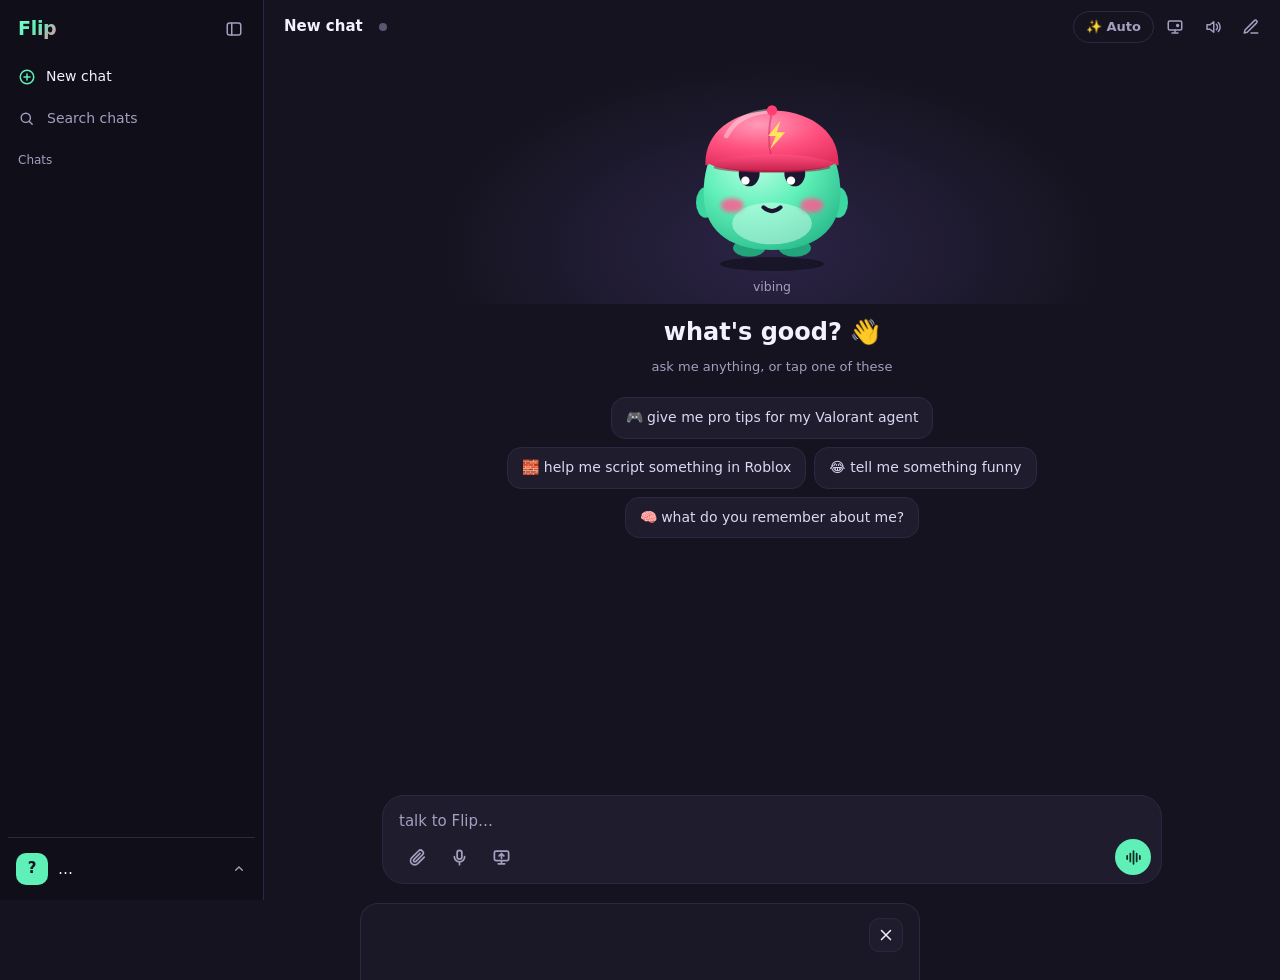
<file: ui/index.html>
<!doctype html>
<html lang="en">
<head>
<meta charset="utf-8">
<title>Flip</title>
<link rel="stylesheet" href="pet.css">
<link rel="stylesheet" href="style.css">
<link rel="stylesheet" href="vendor/katex/katex.min.css">
</head>
<body>
<div id="app">
  <aside id="sidebar">
    <div class="sb-top">
      <span class="sb-brand">Flip</span>
      <button id="sb-close" class="icon-btn ghost" title="Close sidebar">
        <svg viewBox="0 0 24 24"><rect x="3" y="4" width="18" height="16" rx="3"/><path d="M9 4v16"/></svg>
      </button>
    </div>
    <button id="new-chat" class="sb-item">
      <svg viewBox="0 0 24 24"><circle cx="12" cy="12" r="9"/><path d="M12 8v8M8 12h8"/></svg> New chat
    </button>
    <label class="sb-search">
      <svg viewBox="0 0 24 24"><circle cx="11" cy="11" r="6.5"/><path d="M20 20l-4.2-4.2"/></svg>
      <input id="chat-search" placeholder="Search chats" autocomplete="off" spellcheck="false">
    </label>
    <div class="sb-scroll">
      <div id="pinned-sec" class="sb-sec" hidden>
        <div class="sb-label">Pinned</div>
        <div id="pinned-list"></div>
      </div>
      <div class="sb-sec">
        <div class="sb-label">Chats</div>
        <div id="chat-list"></div>
      </div>
    </div>
    <div class="sb-foot">
      <button id="me-btn" class="me">
        <span id="me-av" class="av">?</span>
        <span class="me-text"><span id="me-name">…</span><span id="me-acct" class="muted"></span></span>
        <svg viewBox="0 0 24 24"><path d="M7 10l5 5 5-5"/></svg>
      </button>
      <div id="me-menu" class="menu" hidden>
        <button data-act="memory">🧠 What I remember</button>
        <button data-act="settings">⚙️ Settings</button>
        <button data-act="switch">👤 Switch profile</button>
        <button data-act="logout">🚪 Log out</button>
      </div>
    </div>
  </aside>

  <main id="main">
    <header>
      <button id="sb-open" class="icon-btn ghost" title="Open sidebar">
        <svg viewBox="0 0 24 24"><rect x="3" y="4" width="18" height="16" rx="3"/><path d="M9 4v16"/></svg>
      </button>
      <div id="chat-title" title="Click to rename">New chat</div>
      <input id="title-edit" maxlength="60" hidden>
      <span id="roblox-dot" class="dot" title="Roblox Studio: starting"></span>
      <div class="actions">
        <button id="update-btn" class="chip update" hidden title="A new version of Flip is out">⬆ Update</button>
        <div class="mode-wrap">
          <button id="mode-btn" class="chip" title="How Flip answers">✨ Auto</button>
          <div id="mode-menu" hidden>
            <button data-mode="auto"><b>✨ Auto</b><span>Flip picks the right help for each message</span></button>
            <button data-mode="fast"><b>⚡ Fast</b><span>short, quick answers</span></button>
            <button data-mode="think"><b>🧠 Think</b><span>works it out carefully first (slower)</span></button>
            <button data-mode="math"><b>🧮 Math</b><span>exact calculator, clean steps and formulas</span></button>
            <button data-mode="valorant"><b>🎯 Valorant</b><span>coach mode · live callouts mid-match</span></button>
            <button data-mode="code"><b>💻 Code</b><span>precise code help, Roblox/Luau too</span></button>
            <button data-mode="image"><b>🎨 Image</b><span>describe a picture, he paints it (free)</span></button>
            <button data-mode="video"><b>🎬 Video</b><span>describe a clip or drop in a pic, he films it (free, 1-3 min)</span></button>
          </div>
        </div>
        <button id="desk-btn" class="icon-btn ghost" title="Show pet on desktop">
          <svg viewBox="0 0 24 24"><rect x="3" y="4" width="18" height="12" rx="2"/><path d="M8 20h8M12 16v4"/><circle cx="15.5" cy="10" r="2.2" class="fill"/></svg>
        </button>
        <button id="mute-btn" class="icon-btn ghost" title="Voice on/off">
          <svg viewBox="0 0 24 24"><path d="M4 9h4l5-4v14l-5-4H4z"/><path class="on-only" d="M16.5 8.5a5 5 0 0 1 0 7M19 6a8.5 8.5 0 0 1 0 12"/><path class="off-only" d="M17 9l5 6M22 9l-5 6"/></svg>
        </button>
        <button id="reset-btn" class="icon-btn ghost" title="New chat">
          <svg viewBox="0 0 24 24"><path d="M12 20h9"/><path d="M16.5 3.5a2.1 2.1 0 0 1 3 3L7 19l-4 1 1-4z"/></svg>
        </button>
      </div>
    </header>

    <div id="share-badge" hidden>
      <img id="share-thumb" alt="">
      <span>👀 sharing <b id="share-name"></b></span>
      <button id="share-stop">stop</button>
    </div>

    <section id="stage" class="pet-stage">
      <div id="pet-host"></div>
      <div class="pet-shadow"></div>
      <div id="status">vibing</div>
    </section>

    <section id="empty">
      <h2 id="empty-title">what's good? 👋</h2>
      <p class="hint">ask me anything, or tap one of these</p>
      <div id="chips">
        <button class="chip-btn">🎮 give me pro tips for my Valorant agent</button>
        <button class="chip-btn">🧱 help me script something in Roblox</button>
        <button class="chip-btn">😂 tell me something funny</button>
        <button class="chip-btn">🧠 what do you remember about me?</button>
      </div>
    </section>

    <section id="chat"><div id="thread"></div></section>

    <section id="voice-ui">
      <div id="cap-you" class="caption"></div>
      <div id="cap-pet" class="caption pet-cap"></div>
      <div class="voice-hint">just talk · talk over him to cut him off</div>
      <div id="latency" class="voice-hint" title="how long each part of his last answer took"></div>
      <div class="call-row">
        <button id="share-voice" class="call-btn" title="Share your screen"><svg viewBox="0 0 24 24"><rect x="3" y="4" width="18" height="12" rx="2"/><path d="M8 20h8M12 16v4M12 13V7M9 10l3-3 3 3"/></svg></button>
        <button id="end-voice" class="end-btn" title="End voice chat">
          <svg viewBox="0 0 24 24"><path d="M6 6l12 12M18 6L6 18"/></svg>
        </button>
      </div>
    </section>

    <section id="setup">
      <div class="setup-card">
        <h2 id="setup-title">waking up…</h2>
        <p id="setup-detail"></p>
        <div class="bar"><div id="setup-bar"></div></div>
        <p id="setup-note">first time only, after this I start instantly</p>
        <button id="setup-retry" hidden>try again</button>
      </div>
    </section>

    <div id="drop-zone" hidden><div>📎 drop pictures or files for Flip</div></div>
    <footer>
      <div class="composer">
        <div id="tray" hidden></div>
        <textarea id="input" rows="1" placeholder="talk to Flip…"></textarea>
        <div class="composer-row">
          <button id="attach-btn" class="round ghost" title="Send pictures or files (or paste / drag them in)">
            <svg viewBox="0 0 24 24"><path d="M20.5 11.5l-8.2 8.2a5.3 5.3 0 0 1-7.5-7.5l8.4-8.4a3.5 3.5 0 0 1 5 5l-8.4 8.4a1.8 1.8 0 0 1-2.5-2.5l7.8-7.8"/></svg>
          </button>
          <input id="file-input" type="file" multiple hidden>
          <button id="mic-btn" class="round ghost" title="Say a message (click to start, click again to send)">
            <svg viewBox="0 0 24 24"><rect x="9" y="3" width="6" height="11" rx="3"/><path d="M5.5 11a6.5 6.5 0 0 0 13 0M12 17.5V21"/></svg>
          </button>
          <button id="share-btn" class="round ghost" title="Share your screen"><svg viewBox="0 0 24 24"><rect x="3" y="4" width="18" height="12" rx="2"/><path d="M8 20h8M12 16v4M12 13V7M9 10l3-3 3 3"/></svg></button>
          <span class="spacer"></span>
          <button id="voice-btn" class="round" title="Voice chat">
            <svg viewBox="0 0 24 24"><path d="M4 10v4M8 7v10M12 4v16M16 7v10M20 10v4"/></svg>
          </button>
          <button id="send-btn" class="round" title="Send">
            <svg viewBox="0 0 24 24"><path d="M12 19V5M5 12l7-7 7 7"/></svg>
          </button>
          <button id="stop-btn" class="round" title="Stop">
            <svg viewBox="0 0 24 24"><rect x="7" y="7" width="10" height="10" rx="2" class="fill"/></svg>
          </button>
        </div>
      </div>
    </footer>
  </main>

  <div id="scrim"></div>

  <section id="panel">
    <div class="panel-head">
      <h2 id="panel-title"></h2>
      <button id="panel-close" class="icon-btn" title="Close">
        <svg viewBox="0 0 24 24"><path d="M6 6l12 12M18 6L6 18"/></svg>
      </button>
    </div>
    <div id="update-panel" class="panel-body">
      <p id="update-text"></p>
      <pre id="update-notes" class="notes"></pre>
      <div class="bar" id="update-bar-wrap" hidden><div id="update-bar"></div></div>
      <div class="set-actions"><button id="update-go" class="primary">install &amp; restart</button><button id="update-later">later</button></div>
      <p id="update-note" class="hint"></p>
    </div>
    <div id="playtest-panel" class="panel-body">
      <p class="hint">Runs Flip's brain through math, Valorant, chat and coding questions and checks every answer. Takes a few minutes; you can keep using the app.</p>
      <div class="set-actions"><button id="pt-go" class="primary">start</button><button id="pt-stop" hidden>stop</button></div>
      <p id="pt-summary" class="hint"></p>
      <div id="pt-list"></div>
    </div>
    <div id="share-panel" class="panel-body">
      <p class="hint">Pick what I can see. I only look when you talk to me, and nothing gets saved. For games, sharing the entire screen works best.</p>
      <div id="share-list"></div>
      <p id="share-note" class="err"></p>
    </div>
    <div id="memory-panel" class="panel-body">
      <p class="hint">Stuff I remember about you across all chats. I add to this myself when you tell me things.</p>
      <div class="add-row">
        <input id="mem-input" placeholder="teach me something about you…" maxlength="200">
        <button id="mem-add">add</button>
      </div>
      <div id="mem-list"></div>
    </div>
    <div id="settings-panel" class="panel-body">
      <label>My name<input id="set-name" maxlength="24"></label>
      <label>My voice<select id="set-voice"></select></label>
      <label>Voice style
        <select id="set-style">
          <option value="cute">cute (default)</option>
          <option value="normal">normal</option>
          <option value="deep">deep</option>
        </select>
      </label>
      <label>Talking speed
        <select id="set-speed">
          <option value="1.1">relaxed</option>
          <option value="1.25">normal</option>
          <option value="1.4">fast</option>
          <option value="1.6">very fast</option>
        </select>
      </label>
      <label>Microphone<select id="set-mic"></select></label>
      <p id="hotkey-hint" class="hint small"></p>
      <div class="set-actions"><button id="voice-test">🔊 test my voice</button></div>
      <label>Brain size
        <select id="set-brain">
          <option value="smart">smart (best for your PC, up to ~6 GB)</option>
          <option value="light">light (~3 GB, a bit less smart)</option>
          <option value="tiny">tiny (~1.5 GB, fastest without a graphics card, less smart)</option>
        </select>
      </label>
      <label class="check"><input type="checkbox" id="set-roblox"> Connect to Roblox Studio</label>
      <div class="set-actions">
        <button id="set-save" class="primary">save</button>
        <button id="set-folder">open my folder</button>
      </div>
      <p id="set-note" class="hint"></p>
      <p id="brain-info" class="hint"></p>
      <div class="set-actions"><button id="check-update">⬆ check for updates</button><button id="playtest-btn">🧪 playtest</button></div>
      <p id="update-status" class="hint"></p>
      <div class="sep"></div>
      <label>Change account password
        <input id="pw-old" type="password" placeholder="current password" autocomplete="off">
        <input id="pw-new" type="password" placeholder="new password (6+ characters)" autocomplete="off">
      </label>
      <div class="set-actions"><button id="pw-save">change password</button></div>
      <p id="pw-note" class="hint"></p>
      <div class="sep"></div>
      <div class="storage">
        <div class="storage-head"><span>Storage</span><span id="storage-total" class="muted"></span></div>
        <div id="storage-list"></div>
        <p class="hint small">Clear caches deletes what Flip doesn't need: brains and engines you're not using (they download again if you switch), old speech models, leftover browser caches, unfinished downloads, old logs and playtest reports. Your chats and memory stay.</p>
        <div class="set-actions"><button id="clean-btn">🧹 Clear caches</button></div>
        <p id="clean-note" class="hint"></p>
      </div>
      <div class="danger-row">
        <label class="check small-check"><input type="checkbox" id="del-app" checked> also uninstall the app</label>
        <button id="delete-all" class="danger">🗑 Remove Flip &amp; everything</button>
      </div>
    </div>
  </section>

  <section id="auth">
    <div class="brand">Flip</div>
    <p class="hint center">your AI buddy that lives on your PC</p>
    <div class="tabs">
      <button id="tab-login" class="on">log in</button>
      <button id="tab-signup">create account</button>
    </div>
    <div class="prof-box">
      <input id="auth-user" placeholder="username" maxlength="20" autocomplete="off" spellcheck="false">
      <div class="pw">
        <input id="auth-pass" type="password" placeholder="password" autocomplete="off">
        <button id="pw-eye" class="eye" title="Show password">show</button>
      </div>
      <input id="auth-pass2" type="password" placeholder="type the password again" autocomplete="off" hidden>
      <label class="check"><input type="checkbox" id="auth-remember" checked> keep me logged in on this PC</label>
      <p id="auth-error" class="err"></p>
      <button id="auth-go" class="primary big">log in</button>
      <p id="auth-note" class="hint center small"></p>
    </div>
  </section>

  <section id="profiles">
    <div class="acct-bar"><span id="acct-name"></span><button id="log-out" class="link-btn">log out</button></div>
    <h1>who's chatting? 👀</h1>
    <p class="hint center">everyone gets their own chats and memory</p>
    <div id="prof-grid"></div>
    <button id="prof-manage" class="link-btn">manage profiles</button>

    <div id="prof-form" class="prof-box" hidden>
      <h2 id="prof-form-title">make your profile</h2>
      <input id="prof-name" placeholder="your name" maxlength="24" autocomplete="off">
      <input id="prof-pin" placeholder="PIN (optional, 4-8 numbers)" maxlength="8" inputmode="numeric" type="password" autocomplete="off">
      <p id="prof-error" class="err"></p>
      <div class="set-actions">
        <button id="prof-create" class="primary">let's go</button>
        <button id="prof-cancel">back</button>
      </div>
    </div>

    <div id="pin-box" class="prof-box" hidden>
      <h2 id="pin-title">enter your PIN</h2>
      <input id="pin-input" placeholder="PIN" maxlength="8" inputmode="numeric" type="password" autocomplete="off">
      <p id="pin-error" class="err"></p>
      <div class="set-actions">
        <button id="pin-go" class="primary">enter</button>
        <button id="pin-back">back</button>
      </div>
    </div>
  </section>
</div>
<script src="vendor/katex/katex.min.js"></script>
<script src="pet.js"></script>
<script src="app.js"></script>
</body>
</html>
</file>
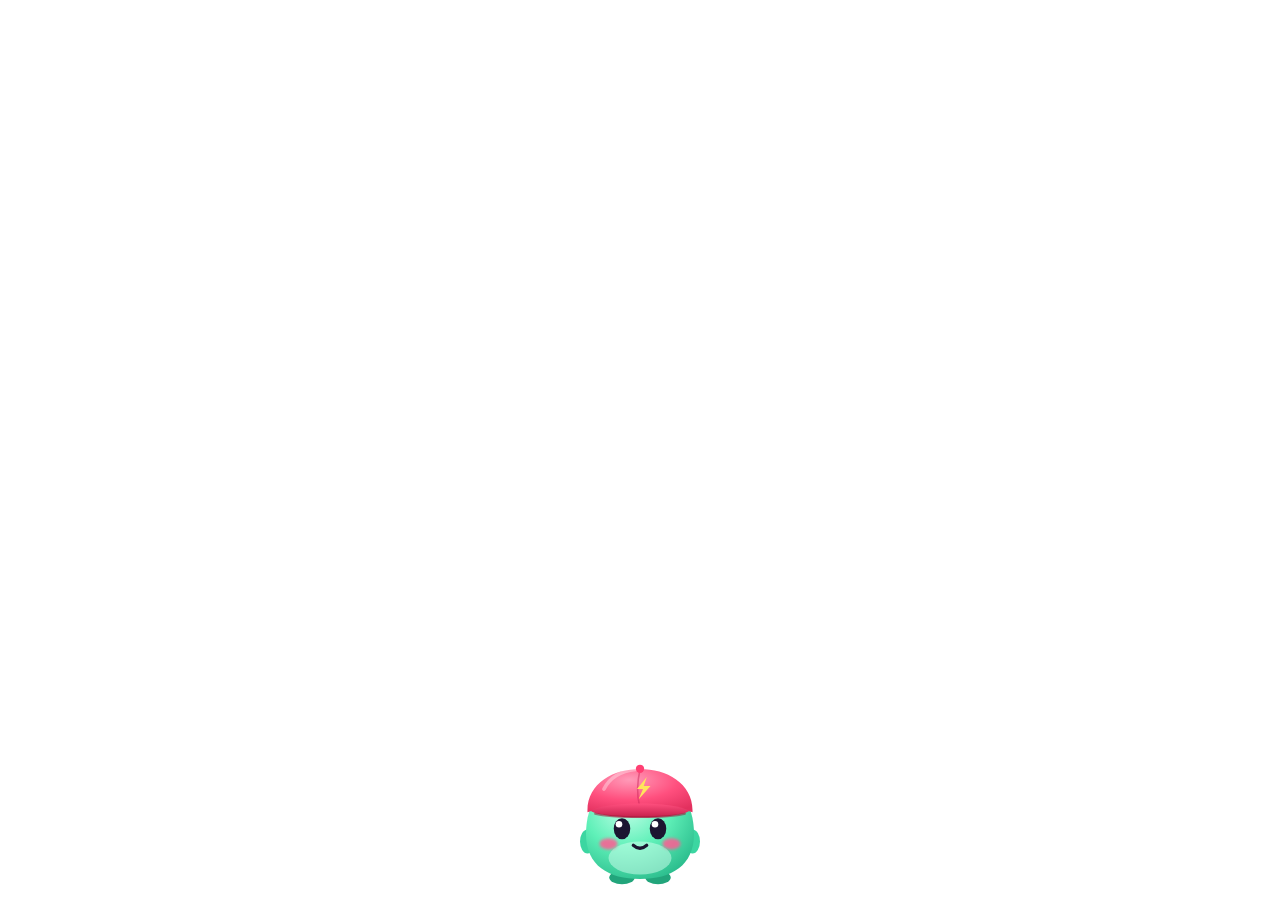
<file: ui/pet.html>
<!doctype html>
<html lang="en">
<head>
<meta charset="utf-8">
<title>Flip pet</title>
<link rel="stylesheet" href="pet.css">
<style>
  html, body { margin: 0; height: 100%; background: transparent; overflow: hidden; user-select: none; }
  body { font: 13px/1.35 "Segoe UI Variable Text", "Segoe UI", system-ui, sans-serif; }
  #stage { position: absolute; left: 0; right: 0; bottom: 6px; display: flex; flex-direction: column; align-items: center; }
  #pet-host .pet { width: 150px; height: 150px; }
  #stage .pet-shadow { display: none; }
  #bubble {
    position: absolute; left: 10px; right: 10px; top: 4px; padding: 7px 11px; border-radius: 14px;
    background: #fff; color: #1c1631; box-shadow: 0 4px 14px rgba(0, 0, 0, .25);
    display: -webkit-box; -webkit-line-clamp: 3; -webkit-box-orient: vertical; overflow: hidden;
    opacity: 0; transform: translateY(6px) scale(.96); transition: opacity .2s, transform .2s; pointer-events: none;
  }
  #bubble.show { opacity: 1; transform: none; }
  #tools {
    position: absolute; right: 12px; top: 58px; display: flex; flex-direction: column; gap: 6px;
    opacity: 0; transform: translateX(6px); transition: opacity .18s, transform .18s; pointer-events: none;
  }
  body.hover #tools { opacity: 1; transform: none; pointer-events: auto; }
  #tools button {
    width: 32px; height: 32px; border-radius: 50%; border: none; cursor: pointer;
    background: #1f1c2e; color: #f4f1ff; display: grid; place-items: center;
    box-shadow: 0 3px 10px rgba(0, 0, 0, .3);
  }
  #tools button:hover { background: #5ff0b8; color: #0f2a20; }
  #tools button.on { background: #5ff0b8; color: #0f2a20; }
  #tools #voice-btn.on { background: #ff4d6d; color: #fff; animation: live 1.2s ease-in-out infinite; }
  body.voice #tools { opacity: 1; transform: none; pointer-events: auto; }
  @keyframes live { 0%, 100% { box-shadow: 0 0 0 0 rgba(255, 77, 109, .6); } 50% { box-shadow: 0 0 0 6px rgba(255, 77, 109, 0); } }
  #tools svg { width: 16px; height: 16px; fill: none; stroke: currentColor; stroke-width: 2.2; stroke-linecap: round; stroke-linejoin: round; }
</style>
</head>
<body>
  <div id="bubble"></div>
  <div id="stage" class="pet-stage">
    <div id="pet-host"></div>
    <div class="pet-shadow"></div>
  </div>
  <div id="tools">
    <button id="chat-btn" title="Open chat">
      <svg viewBox="0 0 24 24"><path d="M21 12a8 8 0 0 1-11.6 7.1L4 20l1-4.6A8 8 0 1 1 21 12z"/></svg>
    </button>
    <button id="hide-btn" title="Hide pet">
      <svg viewBox="0 0 24 24"><path d="M6 6l12 12M18 6L6 18"/></svg>
    </button>
    <button id="voice-btn" title="Talk to me (voice chat)">
      <svg viewBox="0 0 24 24"><rect x="9" y="3" width="6" height="11" rx="3"/><path d="M5.5 11a6.5 6.5 0 0 0 13 0M12 17.5V21"/></svg>
    </button>
    <button id="pin-btn" title="Pinned on top of other windows">
      <svg viewBox="0 0 24 24"><path d="M9 3h6l-1 6 3 3v2H7v-2l3-3z"/><path d="M12 14v7"/></svg>
    </button>
  </div>
<script src="pet.js"></script>
<script src="desk.js"></script>
</body>
</html>
</file>
<file: ui/pet.css>
/* Flip's look and animations. The element with data-state="..." picks the animation. */

.pet { display: block; overflow: visible; cursor: pointer; }

.pet .body { fill: url(#g-body); }
.pet .belly { fill: #d4fff0; opacity: .5; }
.pet .foot { fill: #22a57b; }
.pet .arm { fill: #3cd6a1; }
.pet .cheek { fill: #ff5c93; opacity: .85; transition: opacity .3s; }
.pet .eye { fill: #1c1631; }
.pet .shine { fill: #fff; }
.pet .line, .pet .line path { fill: none; stroke: #1c1631; stroke-width: 4.2; stroke-linecap: round; }
.pet .mouth { fill: #2a1030; }
.pet .tongue { fill: #ff6f91; }
.pet .cap { fill: url(#g-cap); }
.pet .brim { fill: url(#g-brim); }
.pet .brim-edge { fill: none; stroke: #9e1639; stroke-width: 2.5; stroke-linecap: round; opacity: .55; }
.pet .cap-seam { fill: none; stroke: #c9285a; stroke-width: 2; stroke-linecap: round; opacity: .5; }
.pet .cap-shine { fill: none; stroke: #fff; stroke-width: 5; stroke-linecap: round; opacity: .35; }
.pet .cap-btn { fill: #ff3f73; }
.pet .bolt { fill: #ffe45c; }
.pet #waves path { fill: none; stroke: #5ff0b8; stroke-width: 3.5; stroke-linecap: round; }
.pet #thought circle, .pet #thought ellipse { fill: #efeaff; }
.pet #thought .d { fill: #6b6287; }
.pet #zzz text { fill: #cfc8ef; font: 700 16px "Segoe UI", sans-serif; }
.pet #sparkles path { fill: #ffe45c; }

.pet * { transform-box: fill-box; }
.pet #squish, .pet #bob { transform-origin: 50% 100%; }
.pet #eyes, .pet #eyes-open { transform-origin: 50% 50%; }
.pet #look { transform: translate(var(--lx, 0px), var(--ly, 0px)); transition: transform .12s ease-out; }
.pet #mouth-open { transform-origin: 50% 15%; transform: scaleY(var(--mouth, .35)); }
.pet #arm-l { transform-origin: 80% 20%; }
.pet #arm-r { transform-origin: 20% 20%; }
.pet #sparkles path { transform-origin: 50% 50%; }

.pet #eyes-closed, .pet #eyes-happy, .pet #mouth-open, .pet #waves, .pet #thought, .pet #zzz, .pet #sparkles { opacity: 0; }
.pet #eyes, .pet #eyes-open, .pet #eyes-closed, .pet #eyes-happy, .pet #mouth-smile, .pet #mouth-open,
.pet #waves, .pet #thought, .pet #zzz { transition: opacity .2s, transform .3s; }
.pet #eyes-open { animation: blink 4.6s infinite; }

/* idle */
[data-state="idle"] .pet #bob { animation: bob 2.4s ease-in-out infinite; }

/* excited: the mouse is on him */
[data-state="excited"] .pet #bob { animation: wiggle .5s ease-in-out infinite; }
[data-state="excited"] .pet #eyes-open { opacity: 0; }
[data-state="excited"] .pet #eyes-happy { opacity: 1; }
[data-state="excited"] .pet #mouth-smile { opacity: 0; }
[data-state="excited"] .pet #mouth-open { opacity: 1; --mouth: .7; }
[data-state="excited"] .pet #arm-r { animation: wave .28s ease-in-out infinite alternate; }
[data-state="excited"] .pet .cheek { opacity: 1; }

/* listening */
[data-state="listening"] .pet #bob { animation: lean 1.1s ease-in-out infinite; }
[data-state="listening"] .pet #eyes { transform: scale(1.12); }
[data-state="listening"] .pet #waves { opacity: calc(.35 + var(--lvl, 0) * .9); transform: scale(calc(1 + var(--lvl, 0) * .12)); transform-origin: 50% 50%; }
[data-state="listening"] .pet .w1 { animation: pulse 1s infinite; }
[data-state="listening"] .pet .w2 { animation: pulse 1s .25s infinite; }

/* thinking + working in Studio */
[data-state="thinking"] .pet #bob, [data-state="working"] .pet #bob { animation: sway 1.6s ease-in-out infinite; }
[data-state="thinking"] .pet #eyes, [data-state="working"] .pet #eyes { transform: translate(7px, -2px); }
[data-state="thinking"] .pet #thought, [data-state="working"] .pet #thought { opacity: 1; }
[data-state="thinking"] .pet .d, [data-state="working"] .pet .d { animation: dot 1s ease-in-out infinite; }
.pet .d2 { animation-delay: .15s !important; }
.pet .d3 { animation-delay: .3s !important; }
[data-state="working"] .pet #arm-l { animation: tap .28s ease-in-out infinite alternate; }
[data-state="working"] .pet #arm-r { animation: tap .28s .14s ease-in-out infinite alternate; }

/* talking */
[data-state="talking"] .pet #bob { animation: talk .5s ease-in-out infinite; }
[data-state="talking"] .pet #mouth-smile { opacity: 0; }
[data-state="talking"] .pet #mouth-open { opacity: 1; transition: opacity .2s; }

/* happy */
[data-state="happy"] .pet #bob { animation: jump .62s ease-in-out 2; }
[data-state="happy"] .pet #eyes-open { opacity: 0; }
[data-state="happy"] .pet #eyes-happy { opacity: 1; }
[data-state="happy"] .pet #mouth-smile { opacity: 0; }
[data-state="happy"] .pet #mouth-open { opacity: 1; --mouth: .9; }
[data-state="happy"] .pet #arm-r { animation: wave .3s ease-in-out 4 alternate; }
[data-state="happy"] .pet #arm-l { animation: wave-l .3s ease-in-out 4 alternate; }
[data-state="happy"] .pet #sparkles { opacity: 1; }
[data-state="happy"] .pet #sparkles path { animation: pop .8s ease-out 2; }

/* sleeping */
[data-state="sleeping"] .pet #bob { animation: breathe 3.6s ease-in-out infinite; }
[data-state="sleeping"] .pet #eyes-open { opacity: 0; animation: none; }
[data-state="sleeping"] .pet #eyes-closed { opacity: 1; }
[data-state="sleeping"] .pet #zzz { opacity: 1; }
[data-state="sleeping"] .pet .z { animation: float 3s ease-in-out infinite; }
[data-state="sleeping"] .pet .z2 { animation-delay: 1s; }
[data-state="sleeping"] .pet .z3 { animation-delay: 2s; }

/* poke */
.pet #squish.poke { animation: squish .45s ease-out; }

/* shadow under him */
.pet-shadow {
  width: 55%; height: 14px; margin: -12px auto 0; border-radius: 50%;
  background: rgba(0, 0, 0, .38); animation: shadow 2.4s ease-in-out infinite;
}
[data-state="happy"] .pet-shadow { animation: shadowjump .62s ease-in-out 2; }
[data-state="sleeping"] .pet-shadow { animation: none; }

@keyframes bob { 0%, 100% { transform: translateY(0) scale(1, 1); } 50% { transform: translateY(-6px) scale(.985, 1.015); } }
@keyframes wiggle { 0%, 100% { transform: rotate(0) translateY(0); } 25% { transform: rotate(-5deg) translateY(-4px); } 75% { transform: rotate(5deg) translateY(-4px); } }
@keyframes shadow { 0%, 100% { transform: scaleX(1); opacity: 1; } 50% { transform: scaleX(.88); opacity: .7; } }
@keyframes shadowjump { 0%, 100% { transform: scaleX(1); } 45% { transform: scaleX(.6); opacity: .5; } }
@keyframes blink { 0%, 93%, 100% { transform: scaleY(1); } 96.5% { transform: scaleY(.08); } }
@keyframes lean { 0%, 100% { transform: translateY(0) scale(1); } 50% { transform: translateY(-2px) scale(1.03); } }
@keyframes pulse { 0% { opacity: 0; } 50% { opacity: 1; } 100% { opacity: 0; } }
@keyframes sway { 0%, 100% { transform: rotate(-3deg); } 50% { transform: rotate(3deg); } }
@keyframes dot { 0%, 100% { transform: translateY(0); opacity: .35; } 50% { transform: translateY(-3px); opacity: 1; } }
@keyframes tap { from { transform: translateY(0); } to { transform: translateY(-6px); } }
@keyframes talk { 0%, 100% { transform: translateY(0) rotate(0); } 25% { transform: translateY(-3px) rotate(-2deg); } 75% { transform: translateY(-3px) rotate(2deg); } }
@keyframes jump {
  0%, 100% { transform: translateY(0) scale(1, 1); }
  15% { transform: translateY(0) scale(1.08, .9); }
  45% { transform: translateY(-28px) scale(.95, 1.06); }
  75% { transform: translateY(0) scale(1.06, .94); }
}
@keyframes wave { from { transform: rotate(0); } to { transform: rotate(-40deg) translateY(-8px); } }
@keyframes wave-l { from { transform: rotate(0); } to { transform: rotate(40deg) translateY(-8px); } }
@keyframes pop { 0% { transform: scale(0) rotate(0); } 50% { transform: scale(1.25) rotate(45deg); } 100% { transform: scale(0) rotate(90deg); } }
@keyframes breathe { 0%, 100% { transform: scale(1, 1); } 50% { transform: scale(1.03, .97); } }
@keyframes float { 0% { transform: translate(0, 8px); opacity: 0; } 30% { opacity: 1; } 100% { transform: translate(10px, -14px); opacity: 0; } }
@keyframes squish { 0%, 100% { transform: scale(1, 1); } 30% { transform: scale(1.16, .82); } 60% { transform: scale(.93, 1.1); } }

@media (prefers-reduced-motion: reduce) {
  .pet *, .pet-shadow { animation-duration: 0s !important; animation-iteration-count: 1 !important; }
}
</file>
<file: ui/style.css>
:root {
  --bg: #15131f;
  --side: #100e19;
  --panel: #1f1c2e;
  --panel-2: #2a253d;
  --border: #2d2842;
  --text: #f4f1ff;
  --muted: #a49ebf;
  --accent: #5ff0b8;
  --accent-ink: #0f2a20;
  --accent-2: #ff5e87;
  --user: #2f2a47;
}

* { box-sizing: border-box; margin: 0; }
html, body { height: 100%; }
body {
  background: var(--bg);
  color: var(--text);
  font: 15px/1.55 "Segoe UI Variable Text", "Segoe UI", system-ui, sans-serif;
  overflow: hidden;
  user-select: none;
}
button { font: inherit; color: inherit; }
svg { display: block; }
.muted { color: var(--muted); }
.hint { color: var(--muted); font-size: 13px; }
.center { text-align: center; }
.small { font-size: 12px; }
[hidden] { display: none !important; }

#app { display: flex; height: 100%; position: relative; }

/* ---------- buttons ---------- */
.icon-btn {
  width: 34px; height: 34px; border-radius: 10px; cursor: pointer; flex: none;
  background: var(--panel); border: 1px solid var(--border);
  display: grid; place-items: center;
}
.icon-btn.ghost { background: none; border-color: transparent; color: var(--muted); }
.icon-btn:hover { background: var(--panel-2); color: var(--text); }
.icon-btn svg { width: 18px; height: 18px; fill: none; stroke: currentColor; stroke-width: 2; stroke-linecap: round; stroke-linejoin: round; }
.icon-btn .fill, .round .fill { fill: currentColor; stroke: none; }
.icon-btn.active { color: var(--accent); }
#mute-btn .off-only { display: none; }
#mute-btn.muted .on-only { display: none; }
#mute-btn.muted .off-only { display: inline; }
.chip {
  white-space: nowrap; flex: none;
  padding: 5px 12px; border-radius: 999px; cursor: pointer; font-size: 13px; font-weight: 600;
  background: none; border: 1px solid var(--border); color: var(--muted);
}
.chip:hover { color: var(--text); border-color: var(--muted); }
.chip.on { background: #ffe45c; border-color: #ffe45c; color: #2b2400; }
.mode-wrap { position: relative; flex: none; }
#mode-menu {
  position: absolute; right: 0; top: calc(100% + 6px); z-index: 30; width: 250px; padding: 6px;
  background: var(--panel, #1f1c2c); border: 1px solid var(--border); border-radius: 14px;
  box-shadow: 0 12px 32px rgba(0, 0, 0, .45);
}
#mode-menu button {
  display: flex; flex-direction: column; align-items: flex-start; gap: 2px; width: 100%; text-align: left;
  padding: 8px 10px; border: 0; border-radius: 10px; background: none; color: var(--text); cursor: pointer; font-size: 13px;
}
#mode-menu button span { color: var(--muted); font-size: 12px; }
#mode-menu button:hover, #mode-menu button.current { background: rgba(255, 255, 255, .06); }
#mode-menu button.current b::after { content: " ✓"; color: var(--accent); }
.b .katex { font-size: 1.05em; }
.b .katex-display { margin: 8px 0; overflow-x: auto; overflow-y: hidden; padding: 2px 0; }

/* ---------- sidebar ---------- */
#sidebar {
  width: 264px; flex: none; display: flex; flex-direction: column; gap: 4px;
  background: var(--side); border-right: 1px solid var(--border); padding: 10px 8px 8px;
}
body.sb-collapsed #sidebar { display: none; }
.sb-top { display: flex; align-items: center; justify-content: space-between; padding: 2px 4px 8px 10px; }
.sb-brand {
  font-weight: 800; font-size: 19px; letter-spacing: -.3px;
  background: linear-gradient(135deg, #8affd6, var(--accent) 45%, #ff82a6); -webkit-background-clip: text; background-clip: text; color: transparent;
}
.sb-item {
  display: flex; align-items: center; gap: 10px; padding: 8px 10px; border-radius: 10px;
  background: none; border: none; cursor: pointer; text-align: left; font-size: 14px;
}
.sb-item:hover { background: var(--panel); }
.sb-item svg { width: 18px; height: 18px; fill: none; stroke: var(--accent); stroke-width: 2; stroke-linecap: round; }
.sb-search { display: flex; align-items: center; gap: 10px; padding: 7px 10px; border-radius: 10px; }
.sb-search:focus-within { background: var(--panel); }
.sb-search svg { width: 17px; height: 17px; flex: none; fill: none; stroke: var(--muted); stroke-width: 2; stroke-linecap: round; }
.sb-search input { flex: 1; min-width: 0; background: none; border: none; outline: none; color: var(--text); font: inherit; font-size: 14px; user-select: text; }
.sb-search input::placeholder { color: var(--muted); }
.sb-scroll { flex: 1; overflow-y: auto; margin-top: 6px; }
.sb-sec { margin-bottom: 12px; }
.sb-label { font-size: 12px; color: var(--muted); padding: 4px 10px; }
.chat-item {
  position: relative; display: flex; align-items: center; padding: 7px 10px; border-radius: 10px;
  cursor: pointer; font-size: 14px; color: #d9d4ee;
}
.chat-item:hover { background: var(--panel); }
.chat-item.current { background: var(--panel-2); color: var(--text); }
.chat-item .t { flex: 1; min-width: 0; white-space: nowrap; overflow: hidden; text-overflow: ellipsis; }
.chat-item input { flex: 1; min-width: 0; background: var(--bg); color: var(--text); border: 1px solid var(--accent); border-radius: 6px; padding: 2px 6px; font: inherit; outline: none; user-select: text; }
.chat-item .acts { display: none; gap: 2px; margin-left: 4px; }
.chat-item:hover .acts { display: flex; }
.chat-item .acts button { background: none; border: none; cursor: pointer; padding: 2px 4px; border-radius: 6px; font-size: 13px; opacity: .8; }
.chat-item .acts button:hover { background: var(--panel-2); opacity: 1; }
.empty-list { color: var(--muted); font-size: 13px; padding: 6px 10px; }
.sb-foot { position: relative; border-top: 1px solid var(--border); padding-top: 8px; }
.me { width: 100%; display: flex; align-items: center; gap: 10px; padding: 7px 8px; border-radius: 12px; background: none; border: none; cursor: pointer; text-align: left; }
.me:hover { background: var(--panel); }
.me .av, .prof .av { color: #15131f; font-weight: 800; }
.me .av { width: 32px; height: 32px; border-radius: 10px; display: grid; place-items: center; background: var(--accent); flex: none; }
.me-text { flex: 1; min-width: 0; display: flex; flex-direction: column; line-height: 1.25; }
.me-text span { white-space: nowrap; overflow: hidden; text-overflow: ellipsis; }
.me-text .muted { font-size: 12px; }
.me svg { width: 16px; height: 16px; fill: none; stroke: var(--muted); stroke-width: 2; stroke-linecap: round; transform: rotate(180deg); }
.menu {
  position: absolute; left: 0; right: 0; bottom: 56px; z-index: 3;
  background: var(--panel); border: 1px solid var(--border); border-radius: 12px; padding: 5px;
  box-shadow: 0 10px 30px rgba(0, 0, 0, .45); display: flex; flex-direction: column;
}
.menu button { text-align: left; background: none; border: none; padding: 8px 10px; border-radius: 8px; cursor: pointer; font-size: 14px; }
.menu button:hover { background: var(--panel-2); }

/* narrow window: the sidebar slides over the chat */
@media (max-width: 820px) {
  #sidebar {
    position: absolute; top: 0; bottom: 0; left: 0; z-index: 6; width: min(290px, 84%);
    transform: translateX(-102%); transition: transform .22s ease;
  }
  body.sb-open #sidebar { transform: none; }
  body.sb-collapsed #sidebar { display: flex; }
}

/* ---------- main column ---------- */
#main { flex: 1; min-width: 0; display: flex; flex-direction: column; position: relative; }
header { flex: none; height: 54px; display: flex; align-items: center; gap: 8px; padding: 0 12px; }
@media (min-width: 821px) { body:not(.sb-collapsed) #sb-open { display: none; } }
#chat-title {
  font-weight: 600; font-size: 15px; padding: 4px 8px; border-radius: 8px; cursor: pointer;
  white-space: nowrap; overflow: hidden; text-overflow: ellipsis; max-width: 45%;
}
#chat-title:hover { background: var(--panel); }
#title-edit { font: inherit; font-weight: 600; background: var(--panel); color: var(--text); border: 1px solid var(--accent); border-radius: 8px; padding: 3px 8px; outline: none; max-width: 45%; user-select: text; }
.dot { width: 8px; height: 8px; border-radius: 50%; background: #5c5670; flex: none; }
.dot.on { background: var(--accent); box-shadow: 0 0 8px var(--accent); }
.dot.err { background: #ff6b6b; }
.actions { margin-left: auto; display: flex; align-items: center; gap: 4px; }

/* ---------- pet stage ---------- */
#stage {
  flex: none; height: 250px; display: flex; flex-direction: column; align-items: center; justify-content: flex-end;
  padding-bottom: 8px; transition: height .35s ease;
  background: radial-gradient(ellipse 340px 190px at 50% 78%, #2b2446 0%, rgba(43, 36, 70, 0) 100%);
}
#pet-host .pet { width: 190px; height: 190px; transition: width .35s ease, height .35s ease; }
#stage .pet-shadow { width: 104px; transition: width .35s ease; }
#status { margin-top: 6px; font-size: 12.5px; color: var(--muted); min-height: 18px; text-align: center; padding: 0 16px; }
body.chatting #stage { height: 150px; }
body.chatting #pet-host .pet { width: 104px; height: 104px; }
body.chatting #stage .pet-shadow { width: 58px; height: 9px; margin-top: -8px; }

/* ---------- empty chat ---------- */
#empty { flex: 1; display: flex; flex-direction: column; align-items: center; gap: 6px; padding: 10px 20px; overflow-y: auto; }
body.chatting #empty { display: none; }
#empty h2 { font-size: 24px; font-weight: 700; }
#chips { display: flex; flex-wrap: wrap; justify-content: center; gap: 8px; max-width: 600px; margin-top: 14px; }
.chip-btn {
  padding: 9px 14px; border-radius: 14px; cursor: pointer; font-size: 14px;
  background: var(--panel); border: 1px solid var(--border); color: #dcd7f0;
}
.chip-btn:hover { border-color: var(--accent); color: var(--text); }

/* ---------- messages ---------- */
#chat { flex: 1; overflow-y: auto; user-select: text; display: none; }
body.chatting #chat { display: block; }
#thread { max-width: 780px; margin: 0 auto; padding: 8px 20px 20px; display: flex; flex-direction: column; gap: 18px; }
.msg { display: flex; flex-direction: column; }
.msg.user { align-self: flex-end; max-width: 80%; }
.msg.user .b { background: var(--user); padding: 10px 15px; border-radius: 18px 18px 6px 18px; }
.msg.pet { align-self: stretch; }
.who { display: flex; align-items: center; gap: 6px; font-size: 12.5px; font-weight: 700; color: var(--accent); margin-bottom: 4px; }
.who::before { content: ""; width: 8px; height: 8px; border-radius: 50%; background: var(--accent); }
.b { overflow-wrap: anywhere; animation: pop-in .18s ease-out; }
.msg.error .b { color: #ffc2c2; }
.msg .meta { color: var(--muted); font-size: 12px; margin-top: 4px; opacity: .7; }
.msg .stopped { color: var(--muted); font-size: 12.5px; font-style: italic; margin-top: 4px; }
.note { align-self: center; font-size: 12px; color: var(--muted); background: var(--panel); padding: 3px 10px; border-radius: 999px; }
.typing { display: inline-flex; gap: 4px; padding: 6px 0; }
.typing i { width: 7px; height: 7px; border-radius: 50%; background: var(--muted); animation: typing 1s ease-in-out infinite; }
.typing i:nth-child(2) { animation-delay: .15s; }
.typing i:nth-child(3) { animation-delay: .3s; }
@keyframes typing { 0%, 100% { opacity: .3; transform: translateY(0); } 50% { opacity: 1; transform: translateY(-3px); } }
.code { margin: 8px 0; border: 1px solid var(--border); border-radius: 12px; overflow: hidden; background: #0f0d18; }
.code-bar { display: flex; justify-content: space-between; align-items: center; padding: 5px 8px 5px 12px; font-size: 12px; color: var(--muted); background: #1a1726; }
.code-bar button { background: var(--panel-2); border: none; border-radius: 6px; padding: 2px 10px; font-size: 12px; cursor: pointer; }
pre { padding: 12px 14px; overflow-x: auto; font: 13px/1.5 "Cascadia Code", Consolas, monospace; white-space: pre; }
code.inline { font: .9em "Cascadia Code", Consolas, monospace; background: #2d2842; padding: 1px 6px; border-radius: 6px; }
@keyframes pop-in { from { transform: translateY(6px); opacity: 0; } to { transform: none; opacity: 1; } }
#chat::-webkit-scrollbar, pre::-webkit-scrollbar, .sb-scroll::-webkit-scrollbar, #input::-webkit-scrollbar { width: 8px; height: 8px; }
#chat::-webkit-scrollbar-thumb, pre::-webkit-scrollbar-thumb, .sb-scroll::-webkit-scrollbar-thumb, #input::-webkit-scrollbar-thumb { background: var(--panel-2); border-radius: 8px; }

/* ---------- composer ---------- */
footer { flex: none; padding: 4px 16px 16px; }
.composer {
  max-width: 780px; margin: 0 auto; padding: 10px 10px 8px 16px;
  background: var(--panel); border: 1px solid var(--border); border-radius: 22px;
}
.composer:focus-within { border-color: #4b4468; }
#input {
  display: block; width: 100%; resize: none; max-height: 180px; padding: 4px 4px 6px 0; outline: none; overflow-y: hidden;
  background: none; color: var(--text); border: none; font: inherit; user-select: text;
}
#input::placeholder { color: var(--muted); }
.composer-row { display: flex; align-items: center; gap: 6px; }
.spacer { flex: 1; }
.round { flex: none; width: 36px; height: 36px; border-radius: 50%; border: none; cursor: pointer; display: grid; place-items: center; }
.round svg { width: 19px; height: 19px; fill: none; stroke: currentColor; stroke-width: 2.2; stroke-linecap: round; stroke-linejoin: round; }
.round.ghost { background: none; color: var(--muted); }
.round.ghost:hover { background: var(--panel-2); color: var(--text); }
#mic-btn.on { background: var(--accent-2); color: #fff; animation: mic 1.2s ease-in-out infinite; }
#send-btn, #voice-btn { background: var(--accent); color: var(--accent-ink); }
#stop-btn { background: var(--text); color: var(--bg); display: none; }
footer.has-text #voice-btn, footer:not(.has-text) #send-btn { display: none; }
body.busy #send-btn, body.busy #voice-btn { display: none; }
body.busy #stop-btn { display: grid; }
.round:disabled { opacity: .45; cursor: default; }
@keyframes mic { 0%, 100% { box-shadow: 0 0 0 0 rgba(255, 94, 135, .55); } 50% { box-shadow: 0 0 0 8px rgba(255, 94, 135, 0); } }

/* ---------- voice chat mode ---------- */
#voice-ui { display: none; }
body.voice #chat, body.voice #empty, body.voice footer { display: none; }
body.voice #stage { flex: 1; height: auto; justify-content: center; padding-bottom: 0; }
body.voice #pet-host .pet { width: 250px; height: 250px; }
body.voice #stage .pet-shadow { width: 138px; height: 14px; margin-top: -12px; }
body.voice #status { font-size: 15px; color: var(--text); margin-top: 14px; }
body.voice #voice-ui { display: flex; flex: none; flex-direction: column; align-items: center; gap: 8px; padding: 0 20px 26px; }
.caption { max-width: 640px; text-align: center; font-size: 14px; color: var(--muted); min-height: 20px;
  display: -webkit-box; -webkit-line-clamp: 3; -webkit-box-orient: vertical; overflow: hidden; }
.pet-cap { color: var(--text); font-size: 15px; }
.voice-hint { font-size: 12px; color: var(--muted); opacity: .7; margin-top: 6px; }
.end-btn {
  margin-top: 10px; width: 58px; height: 58px; border-radius: 50%; border: none; cursor: pointer;
  background: #ff4d6d; color: #fff; display: grid; place-items: center; box-shadow: 0 6px 20px rgba(255, 77, 109, .35);
}
.end-btn svg { width: 24px; height: 24px; fill: none; stroke: currentColor; stroke-width: 2.6; stroke-linecap: round; }
.end-btn:hover { background: #ff3358; }

/* ---------- brain setup / switching ---------- */
#setup { display: none; }
body.setup #chat, body.setup #empty, body.setup footer { display: none; }
body.setup #setup { display: flex; flex: 1; align-items: flex-start; justify-content: center; padding: 18px 22px; }
.setup-card { width: 100%; max-width: 440px; text-align: center; display: flex; flex-direction: column; gap: 10px; }
.setup-card h2 { font-size: 18px; }
#setup-detail { color: var(--muted); font-size: 13.5px; min-height: 20px; }
.bar { height: 10px; border-radius: 999px; background: var(--panel-2); overflow: hidden; }
#setup-bar { height: 100%; width: 0; border-radius: 999px; background: linear-gradient(90deg, var(--accent), #8affd6); transition: width .4s ease; }
#setup-bar.pulse { width: 35% !important; animation: slide 1.3s ease-in-out infinite; }
@keyframes slide { from { transform: translateX(-100%); } to { transform: translateX(290%); } }
#setup-note { color: var(--muted); font-size: 12px; opacity: .8; }
#setup-retry { align-self: center; margin-top: 6px; padding: 8px 18px; border-radius: 999px; border: none; background: var(--accent); color: var(--accent-ink); font-weight: 600; cursor: pointer; }
body.setup-error #setup-bar { background: #ff6b6b; }

/* ---------- overlays: scrim + memory/settings panel ---------- */
#scrim { position: absolute; inset: 0; background: rgba(8, 6, 16, .55); opacity: 0; pointer-events: none; transition: opacity .2s; z-index: 5; }
body.panel-open #scrim { opacity: 1; pointer-events: auto; }
@media (max-width: 820px) { body.sb-open #scrim { opacity: 1; pointer-events: auto; } }
#panel {
  position: absolute; left: 50%; bottom: 0; width: min(560px, 100%); max-height: 84%; z-index: 7;
  background: #1a1727; border: 1px solid var(--border); border-bottom: none; border-radius: 18px 18px 0 0;
  display: flex; flex-direction: column; padding: 14px 16px 18px;
  transform: translate(-50%, 104%); transition: transform .25s ease;
}
body.panel-open #panel { transform: translate(-50%, 0); }
.panel-head { display: flex; justify-content: space-between; align-items: center; margin-bottom: 10px; }
.panel-head h2 { font-size: 17px; }
.panel-body { display: none; flex-direction: column; gap: 12px; overflow-y: auto; }
#panel[data-show="memory"] #memory-panel, #panel[data-show="settings"] #settings-panel,
#panel[data-show="update"] #update-panel, #panel[data-show="share"] #share-panel,
#panel[data-show="playtest"] #playtest-panel { display: flex; }
.add-row { display: flex; gap: 8px; }
.add-row input, .panel-body label input:not([type="checkbox"]), .panel-body select {
  flex: 1; width: 100%; padding: 9px 12px; border-radius: 10px; outline: none; font: inherit;
  background: var(--panel); color: var(--text); border: 1px solid var(--border); user-select: text;
}
.add-row input:focus, .panel-body label input:focus, .panel-body select:focus { border-color: var(--accent); }
.add-row button, .set-actions button {
  padding: 8px 16px; border-radius: 10px; border: 1px solid var(--border); background: var(--panel-2); cursor: pointer; font-weight: 600;
}
.set-actions button.primary, .add-row button { background: var(--accent); color: var(--accent-ink); border: none; }
#mem-list { display: flex; flex-direction: column; gap: 6px; }
.mem { display: flex; align-items: flex-start; gap: 8px; padding: 9px 10px 9px 12px; background: var(--panel); border-radius: 10px; font-size: 14px; user-select: text; }
.mem span { flex: 1; }
.mem button { background: none; border: none; color: var(--muted); cursor: pointer; font-size: 15px; }
.mem button:hover { color: #ff6b6b; }
.panel-body label { display: flex; flex-direction: column; gap: 6px; font-size: 13px; color: var(--muted); }
.panel-body label.check { flex-direction: row; align-items: center; gap: 8px; color: var(--text); font-size: 14px; }
.panel-body label.check input { width: 18px; height: 18px; accent-color: var(--accent); }
.set-actions { display: flex; gap: 8px; }
.sep { height: 1px; background: var(--border); margin: 4px 0; }
.empty { color: var(--muted); font-size: 13px; padding: 8px 10px; }

/* ---------- log in + profiles ---------- */
#auth, #profiles {
  position: absolute; inset: 0; background: var(--bg);
  display: none; flex-direction: column; align-items: center; gap: 8px; overflow-y: auto; padding: 64px 22px 24px;
}
#auth { z-index: 10; }
#profiles { z-index: 9; padding-top: 70px; gap: 10px; }
body.auth #auth, body.profiles #profiles { display: flex; }
.brand {
  font-size: 44px; font-weight: 800; letter-spacing: -1px;
  background: linear-gradient(135deg, #8affd6, var(--accent) 45%, #ff82a6); -webkit-background-clip: text; background-clip: text; color: transparent;
}
.tabs { display: flex; gap: 4px; margin-top: 20px; padding: 4px; border-radius: 999px; background: var(--panel); }
.tabs button { padding: 7px 16px; border-radius: 999px; border: none; background: none; color: var(--muted); cursor: pointer; font-weight: 600; }
.tabs button.on { background: var(--panel-2); color: var(--text); }
.prof-box { width: 100%; max-width: 320px; display: flex; flex-direction: column; gap: 10px; margin-top: 20px; }
.prof-box h2 { font-size: 17px; text-align: center; }
.prof-box input {
  padding: 11px 13px; border-radius: 12px; outline: none; font: inherit; user-select: text;
  background: var(--panel); color: var(--text); border: 1px solid var(--border);
}
.prof-box input:focus { border-color: var(--accent); }
.prof-box .set-actions { justify-content: center; }
.pw { position: relative; display: flex; }
.pw input { flex: 1; padding-right: 60px; }
.eye { position: absolute; right: 6px; top: 50%; transform: translateY(-50%); background: none; border: none; color: var(--muted); cursor: pointer; font-size: 12px; }
#auth label.check { display: flex; align-items: center; gap: 8px; font-size: 13.5px; color: var(--muted); }
#auth label.check input { width: 17px; height: 17px; accent-color: var(--accent); }
button.big { padding: 12px; border-radius: 12px; border: none; background: var(--accent); color: var(--accent-ink); font-weight: 700; font-size: 15px; cursor: pointer; }
button.big:disabled { opacity: .6; }
.err { color: #ff8a8a; font-size: 13px; min-height: 18px; text-align: center; }
#profiles h1 { font-size: 24px; }
#prof-grid { display: flex; flex-wrap: wrap; justify-content: center; gap: 18px; margin-top: 22px; max-width: 420px; }
.prof { display: flex; flex-direction: column; align-items: center; gap: 8px; width: 88px; cursor: pointer; background: none; border: none; }
.prof .av { position: relative; width: 76px; height: 76px; border-radius: 22px; display: grid; place-items: center; font-size: 32px; transition: transform .15s, box-shadow .15s; }
.prof:hover .av { transform: translateY(-3px) scale(1.04); box-shadow: 0 8px 22px rgba(0, 0, 0, .4); }
.prof .nm { font-size: 14px; max-width: 88px; overflow: hidden; text-overflow: ellipsis; white-space: nowrap; }
.prof .lock { position: absolute; right: -4px; bottom: -4px; font-size: 14px; background: var(--panel-2); border-radius: 8px; padding: 1px 4px; }
.prof.add .av { background: var(--panel); color: var(--muted); border: 2px dashed var(--border); }
body.manage .prof:not(.add) .av::after {
  content: "🗑"; position: absolute; inset: 0; border-radius: 22px; display: grid; place-items: center;
  background: rgba(255, 77, 109, .75); font-size: 26px;
}
.link-btn { margin-top: 18px; background: none; border: none; color: var(--muted); cursor: pointer; text-decoration: underline; font-size: 13px; }
.acct-bar { position: absolute; top: 14px; left: 16px; right: 16px; display: flex; justify-content: space-between; align-items: center; color: var(--muted); font-size: 13px; }
.acct-bar .link-btn { margin: 0; }
body.picking #prof-grid, body.picking #prof-manage, body.picking #profiles > .hint { display: none; }

/* ---------- storage ---------- */
.storage { display: flex; flex-direction: column; gap: 8px; }
.storage-head { display: flex; justify-content: space-between; font-size: 13px; color: var(--text); font-weight: 600; }
#storage-list { display: flex; flex-direction: column; gap: 4px; }
.st-row { display: flex; justify-content: space-between; gap: 10px; font-size: 13px; padding: 6px 10px; border-radius: 8px; background: var(--panel); }
.st-row .tag { font-size: 11px; color: var(--accent); margin-left: 6px; }
.st-row.unused { color: var(--muted); }
.danger-row { display: flex; align-items: center; justify-content: flex-end; gap: 12px; margin-top: 8px; flex-wrap: wrap; }
.panel-body label.small-check { font-size: 12.5px; color: var(--muted); }
.panel-body label.small-check input { width: 15px; height: 15px; }
button.danger {
  padding: 8px 14px; border-radius: 10px; border: 1px solid rgba(255, 77, 109, .5); background: rgba(255, 77, 109, .12);
  color: #ff8a9e; cursor: pointer; font-weight: 600;
}
button.danger:hover { background: #ff4d6d; color: #fff; }

/* ---------- updates ---------- */
.chip.update { background: var(--accent); border-color: var(--accent); color: var(--accent-ink); animation: nudge 2.4s ease-in-out infinite; }
@keyframes nudge { 0%, 88%, 100% { transform: translateY(0); } 92% { transform: translateY(-3px); } 96% { transform: translateY(0); } }
.notes { white-space: pre-wrap; font: 13px/1.5 inherit; color: var(--muted); background: var(--panel); border-radius: 10px; padding: 10px 12px; max-height: 180px; overflow-y: auto; }
#update-bar { height: 100%; width: 0; border-radius: 999px; background: linear-gradient(90deg, var(--accent), #8affd6); transition: width .3s ease; }

/* ---------- screen sharing ---------- */
#share-badge {
  position: absolute; top: 58px; left: 50%; transform: translateX(-50%); z-index: 3;
  display: flex; align-items: center; gap: 10px; padding: 5px 6px 5px 5px; border-radius: 999px;
  background: rgba(255, 77, 109, .14); border: 1px solid rgba(255, 77, 109, .5); font-size: 13px; white-space: nowrap;
}
#share-badge img { width: 44px; height: 26px; object-fit: cover; border-radius: 999px 6px 6px 999px; }
#share-badge b { max-width: 220px; display: inline-block; overflow: hidden; text-overflow: ellipsis; vertical-align: bottom; }
#share-badge button { border: none; border-radius: 999px; padding: 3px 12px; background: #ff4d6d; color: #fff; cursor: pointer; font-weight: 600; }
body.sharing #share-btn, body.sharing #share-voice { color: #ff4d6d; }
#share-list { display: flex; flex-direction: column; gap: 4px; }
.src { display: flex; align-items: center; gap: 10px; text-align: left; padding: 9px 12px; border-radius: 10px; border: 1px solid var(--border); background: var(--panel); cursor: pointer; font-size: 14px; }
.src:hover { border-color: var(--accent); }
.src .t { flex: 1; min-width: 0; overflow: hidden; text-overflow: ellipsis; white-space: nowrap; }
.src .k { font-size: 12px; color: var(--muted); }
.call-row { display: flex; align-items: center; gap: 18px; margin-top: 10px; }
.call-row .end-btn { margin-top: 0; }
.call-btn { width: 50px; height: 50px; border-radius: 50%; border: 1px solid var(--border); background: var(--panel-2); color: var(--text); cursor: pointer; display: grid; place-items: center; }
.call-btn svg { width: 22px; height: 22px; fill: none; stroke: currentColor; stroke-width: 2; stroke-linecap: round; stroke-linejoin: round; }
.call-btn:hover { border-color: var(--accent); }

/* ---------- attachments ---------- */
#tray { display: flex; flex-wrap: wrap; gap: 8px; padding: 2px 2px 8px; }
.att { position: relative; display: flex; align-items: center; gap: 8px; max-width: 220px; padding: 6px 28px 6px 6px;
  border: 1px solid var(--border); border-radius: 12px; background: rgba(255, 255, 255, .04); font-size: 12.5px; }
.att img { width: 44px; height: 44px; object-fit: cover; border-radius: 8px; display: block; }
.att.image { padding: 4px 26px 4px 4px; }
.att .fi { width: 34px; height: 34px; border-radius: 8px; display: grid; place-items: center; background: #2d2842;
  font-size: 11px; font-weight: 700; color: var(--accent); text-transform: uppercase; flex: none; }
.att .nm { overflow: hidden; text-overflow: ellipsis; white-space: nowrap; }
.att .sz { color: var(--muted); font-size: 11px; }
.att .x { position: absolute; top: 4px; right: 4px; width: 20px; height: 20px; border: 0; border-radius: 50%;
  background: rgba(0, 0, 0, .45); color: #fff; cursor: pointer; font-size: 11px; line-height: 20px; padding: 0; }
.msg .atts { display: flex; flex-wrap: wrap; gap: 8px; justify-content: flex-end; align-items: flex-start; margin-bottom: 6px; }
.msg .atts img { max-width: 240px; max-height: 200px; border-radius: 12px; display: block; cursor: zoom-in;
  border: 1px solid var(--border); background: #111; }
.msg .atts .att { padding-right: 10px; }
#drop-zone { position: absolute; inset: 0; z-index: 50; display: grid; place-items: center;
  background: rgba(21, 19, 31, .82); border: 2px dashed var(--accent); border-radius: 16px; margin: 8px; pointer-events: none; }
#drop-zone div { font-size: 18px; font-weight: 700; color: var(--accent); }
.msg.pet .atts { justify-content: flex-start; margin: 8px 0 0; }
.made { width: min(100%, 420px); }
.msg .atts .made img, .made video { max-width: 100%; max-height: 420px; border-radius: 14px; display: block; background: #0d0b14; }
.made video { width: 100%; }
.made-bar { display: flex; align-items: center; gap: 8px; margin-top: 5px; font-size: 12px; color: var(--muted); }
.made-bar .p { flex: 1; min-width: 0; overflow: hidden; text-overflow: ellipsis; white-space: nowrap; }
.made-bar button { background: var(--panel-2); color: var(--text); border: none; border-radius: 6px; padding: 3px 12px; font-size: 12px; cursor: pointer; }
.made-bar button:hover { background: var(--accent); color: var(--accent-ink); }
.making { color: var(--muted); font-style: italic; }
.site-row { display: flex; flex-wrap: wrap; gap: 8px; margin-top: 8px; }
#lightbox { position: fixed; inset: 0; z-index: 90; background: rgba(0, 0, 0, .85); display: grid; place-items: center; cursor: zoom-out; }
#lightbox img { max-width: 94vw; max-height: 92vh; border-radius: 10px; }
.code-bar .save { margin-right: 6px; }
#main { position: relative; }

/* ---------- playtest ---------- */
#pt-list { display: flex; flex-direction: column; gap: 8px; overflow-y: auto; }
.pt { border: 1px solid var(--border); border-radius: 12px; padding: 8px 10px; font-size: 12.5px; }
.pt.fail { border-color: #ff5a6e; }
.pt .q { font-weight: 600; }
.pt .a { color: var(--muted); margin-top: 4px; white-space: pre-wrap; max-height: 90px; overflow: auto; }
.pt .tag { float: right; font-weight: 700; }
.pt.ok .tag { color: var(--accent); }
.pt.fail .tag { color: #ff5a6e; }
</file>
